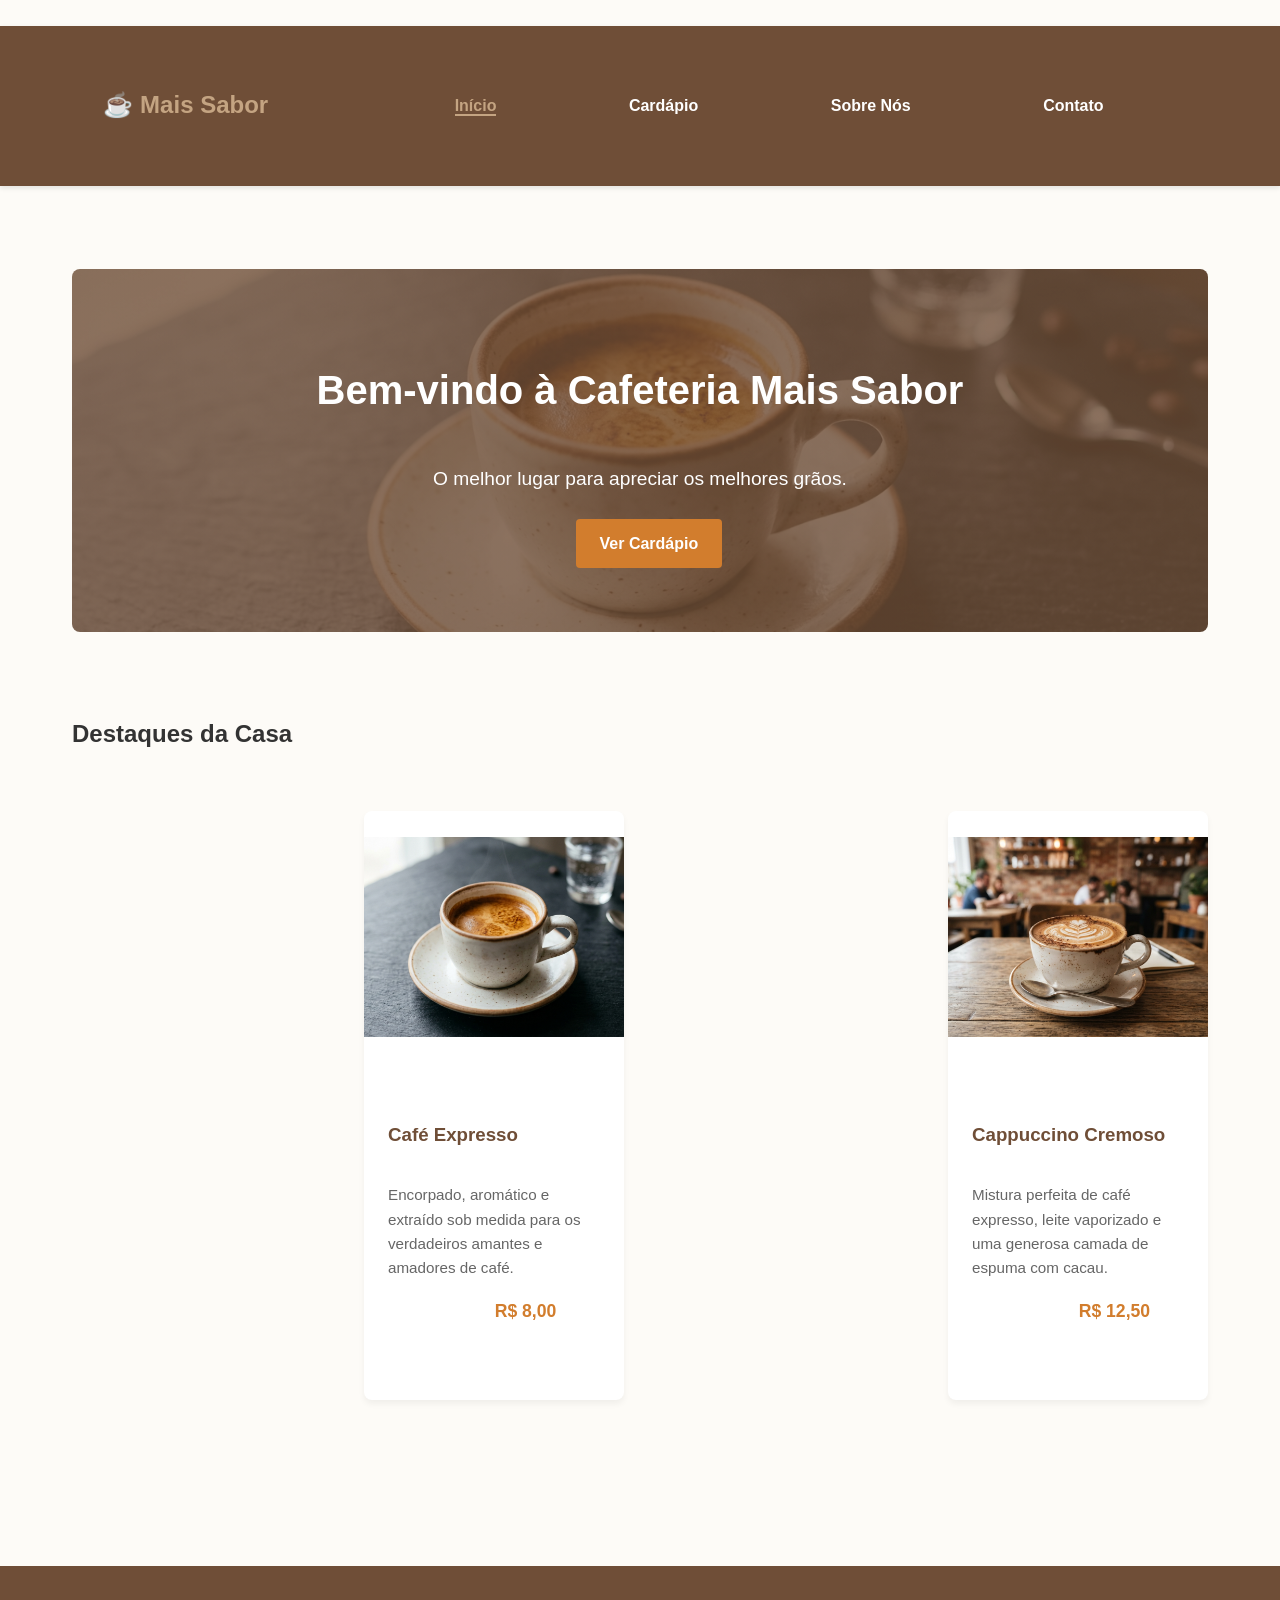
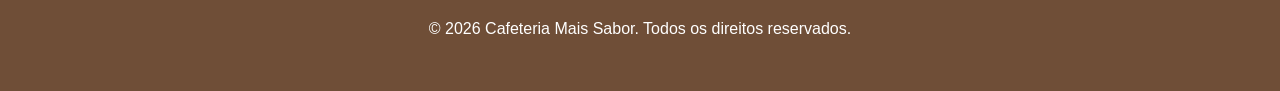
<file: index.html>
<!DOCTYPE html>
<html lang="pt-BR">
<head>
    <meta charset="UTF-8">
    <meta name="viewport" content="width=device-width, initial-scale=1.0">
    <title>Cafeteria Mais Sabor - Início</title>
    <link rel="stylesheet" href="css/style.css">
</head>
<body>
    <header>
        <div class="nav-container">
            <a href="index.html" class="logo">☕ Mais Sabor</a>
            <nav>
                <ul>
                    <li><a href="index.html" class="active">Início</a></li>
                    <li><a href="cardapio.html">Cardápio</a></li>
                    <li><a href="sobre.html">Sobre Nós</a></li>
                    <li><a href="contato.html">Contato</a></li>
                </ul>
            </nav>
        </div>
    </header>

    <main>
        <section class="hero">
            <h1>Bem-vindo à Cafeteria Mais Sabor</h1>
            <p>O melhor lugar para apreciar os melhores grãos.</p>
            <a href="cardapio.html" class="btn">Ver Cardápio</a>
        </section>

        <section>
            <h2>Destaques da Casa</h2>
            <div class="produtos-grid">
                <div class="card-produto">
                    <img src="assets/img/expresso.jpg" alt="Café Expresso">
                    <div class="card-body">
                        <h3>Café Expresso</h3>
                        <p>Encorpado, aromático e extraído sob medida para os verdadeiros amantes e amadores de café.</p>
                        <span class="preco">R$ 8,00</span>
                    </div>
                </div>
                <div class="card-produto">
                    <img src="assets/img/cappuccino.jpg" alt="Cappuccino Cremoso">
                    <div class="card-body">
                        <h3>Cappuccino Cremoso</h3>
                        <p>Mistura perfeita de café expresso, leite vaporizado e uma generosa camada de espuma com cacau.</p>
                        <span class="preco">R$ 12,50</span>
                    </div>
                </div>
            </div>
        </section>
    </main>

    <footer>
        <p>&copy; 2026 Cafeteria Mais Sabor. Todos os direitos reservados.</p>
    </footer>
</body>
</html>
</file>
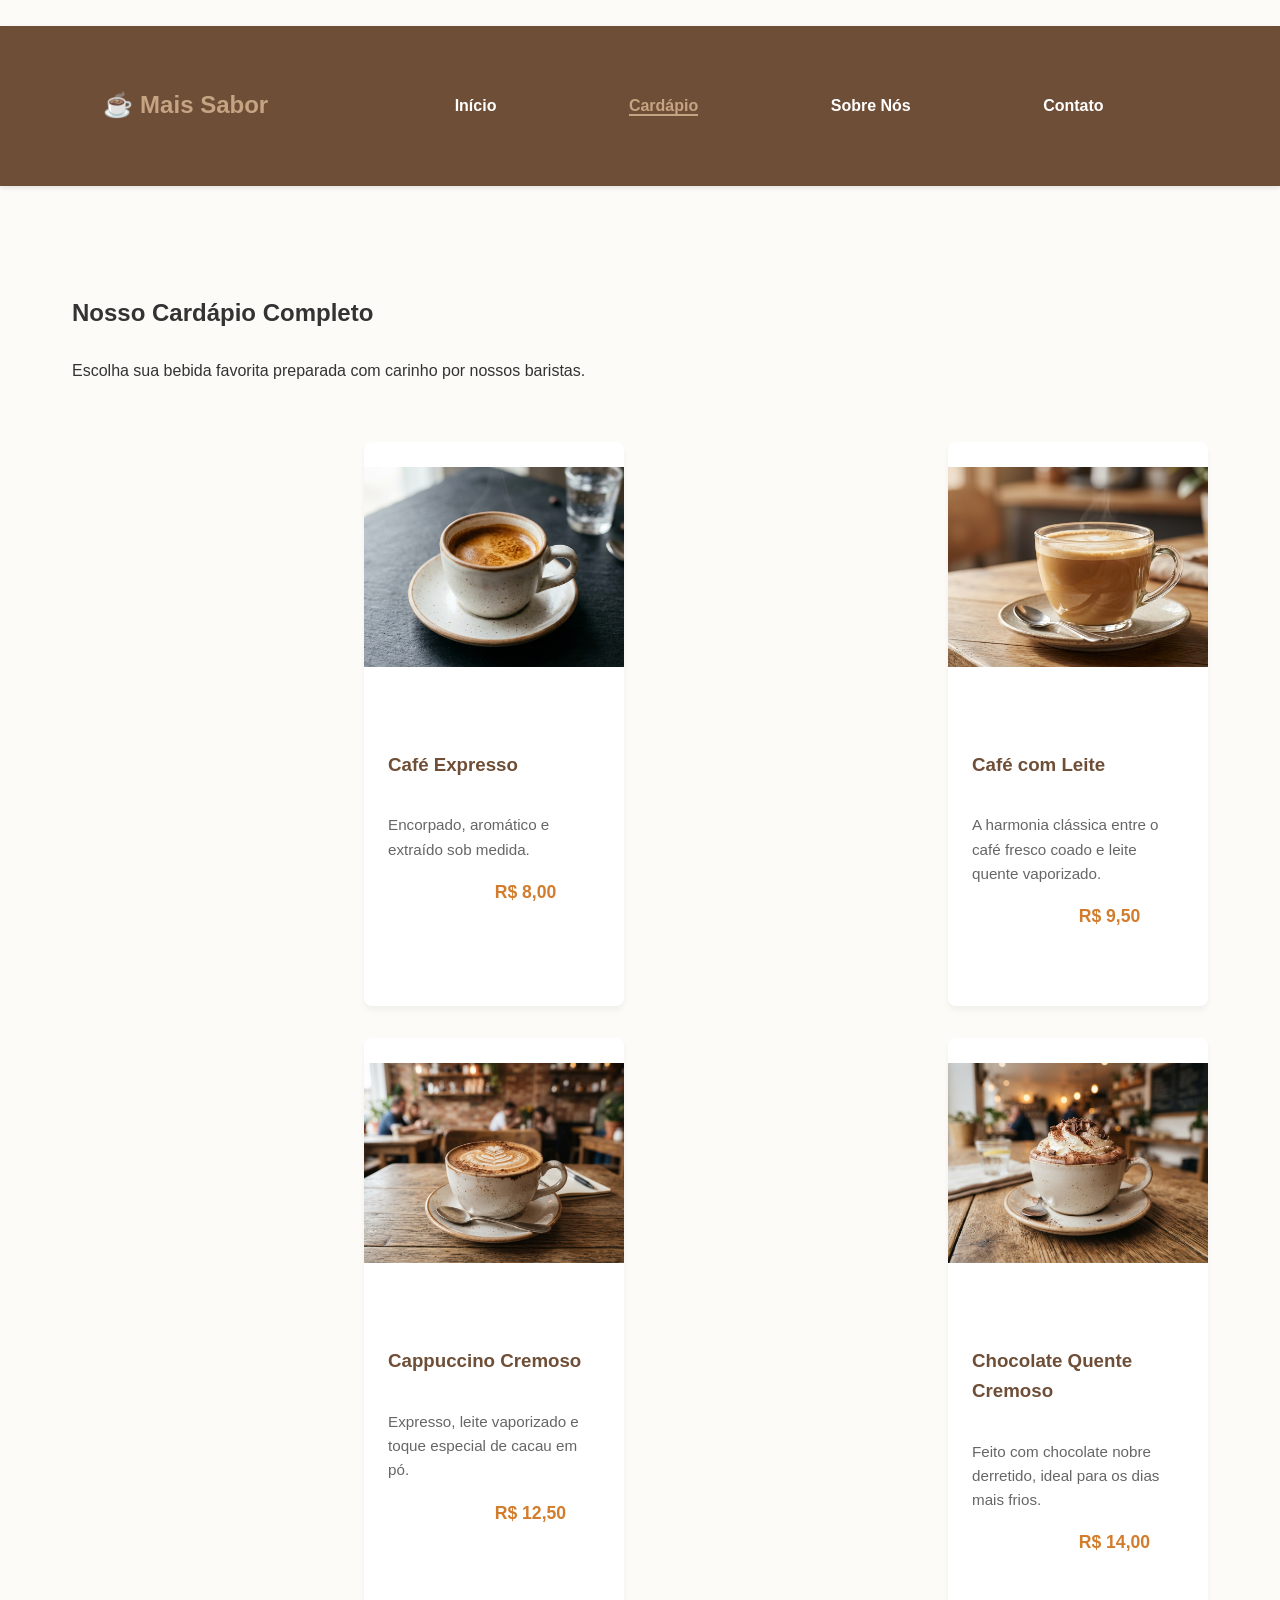
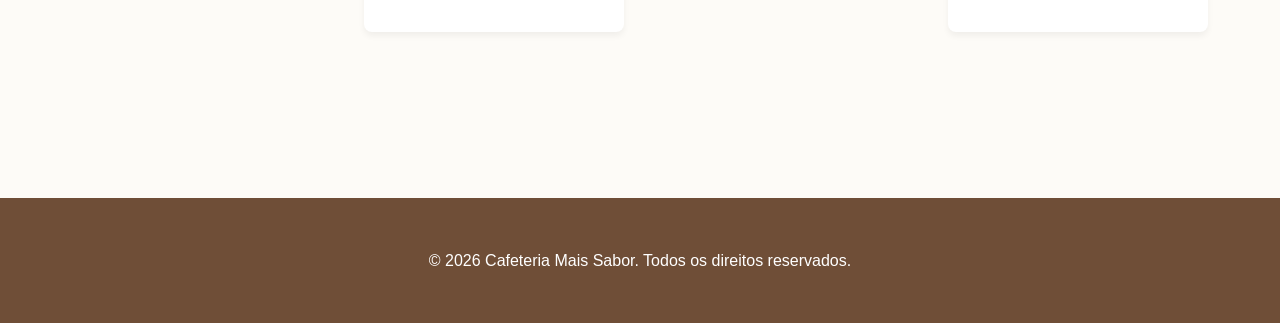
<file: cardapio.html>
<!DOCTYPE html>
<html lang="pt-BR">
<head>
    <meta charset="UTF-8">
    <meta name="viewport" content="width=device-width, initial-scale=1.0">
    <title>Cardápio - Cafeteria Mais Sabor</title>
    <link rel="stylesheet" href="css/style.css">
</head>
<body>
    <header>
        <div class="nav-container">
            <a href="index.html" class="logo">☕ Mais Sabor</a>
            <nav>
                <ul>
                    <li><a href="index.html">Início</a></li>
                    <li><a href="cardapio.html" class="active">Cardápio</a></li>
                    <li><a href="sobre.html">Sobre Nós</a></li>
                    <li><a href="contato.html">Contato</a></li>
                </ul>
            </nav>
        </div>
    </header>

    <main>
        <section>
            <h2>Nosso Cardápio Completo</h2>
            <p>Escolha sua bebida favorita preparada com carinho por nossos baristas.</p>
            
            <div class="produtos-grid">
                <div class="card-produto">
                    <img src="assets/img/expresso.jpg" alt="Café Expresso">
                    <div class="card-body">
                        <h3>Café Expresso</h3>
                        <p>Encorpado, aromático e extraído sob medida.</p>
                        <span class="preco">R$ 8,00</span>
                    </div>
                </div>

                <div class="card-produto">
                    <img src="assets/img/cafe_leite.jpg" alt="Café com Leite">
                    <div class="card-body">
                        <h3>Café com Leite</h3>
                        <p>A harmonia clássica entre o café fresco coado e leite quente vaporizado.</p>
                        <span class="preco">R$ 9,50</span>
                    </div>
                </div>

                <div class="card-produto">
                    <img src="assets/img/cappuccino.jpg" alt="Cappuccino Cremoso">
                    <div class="card-body">
                        <h3>Cappuccino Cremoso</h3>
                        <p>Expresso, leite vaporizado e toque especial de cacau em pó.</p>
                        <span class="preco">R$ 12,50</span>
                    </div>
                </div>

                <div class="card-produto">
                    <img src="assets/img/chocolate_quente.jpg" alt="Chocolate Quente">
                    <div class="card-body">
                        <h3>Chocolate Quente Cremoso</h3>
                        <p>Feito com chocolate nobre derretido, ideal para os dias mais frios.</p>
                        <span class="preco">R$ 14,00</span>
                    </div>
                </div>
            </div>
        </section>
    </main>

    <footer>
        <p>&copy; 2026 Cafeteria Mais Sabor. Todos os direitos reservados.</p>
    </footer>
</body>
</html>
</file>
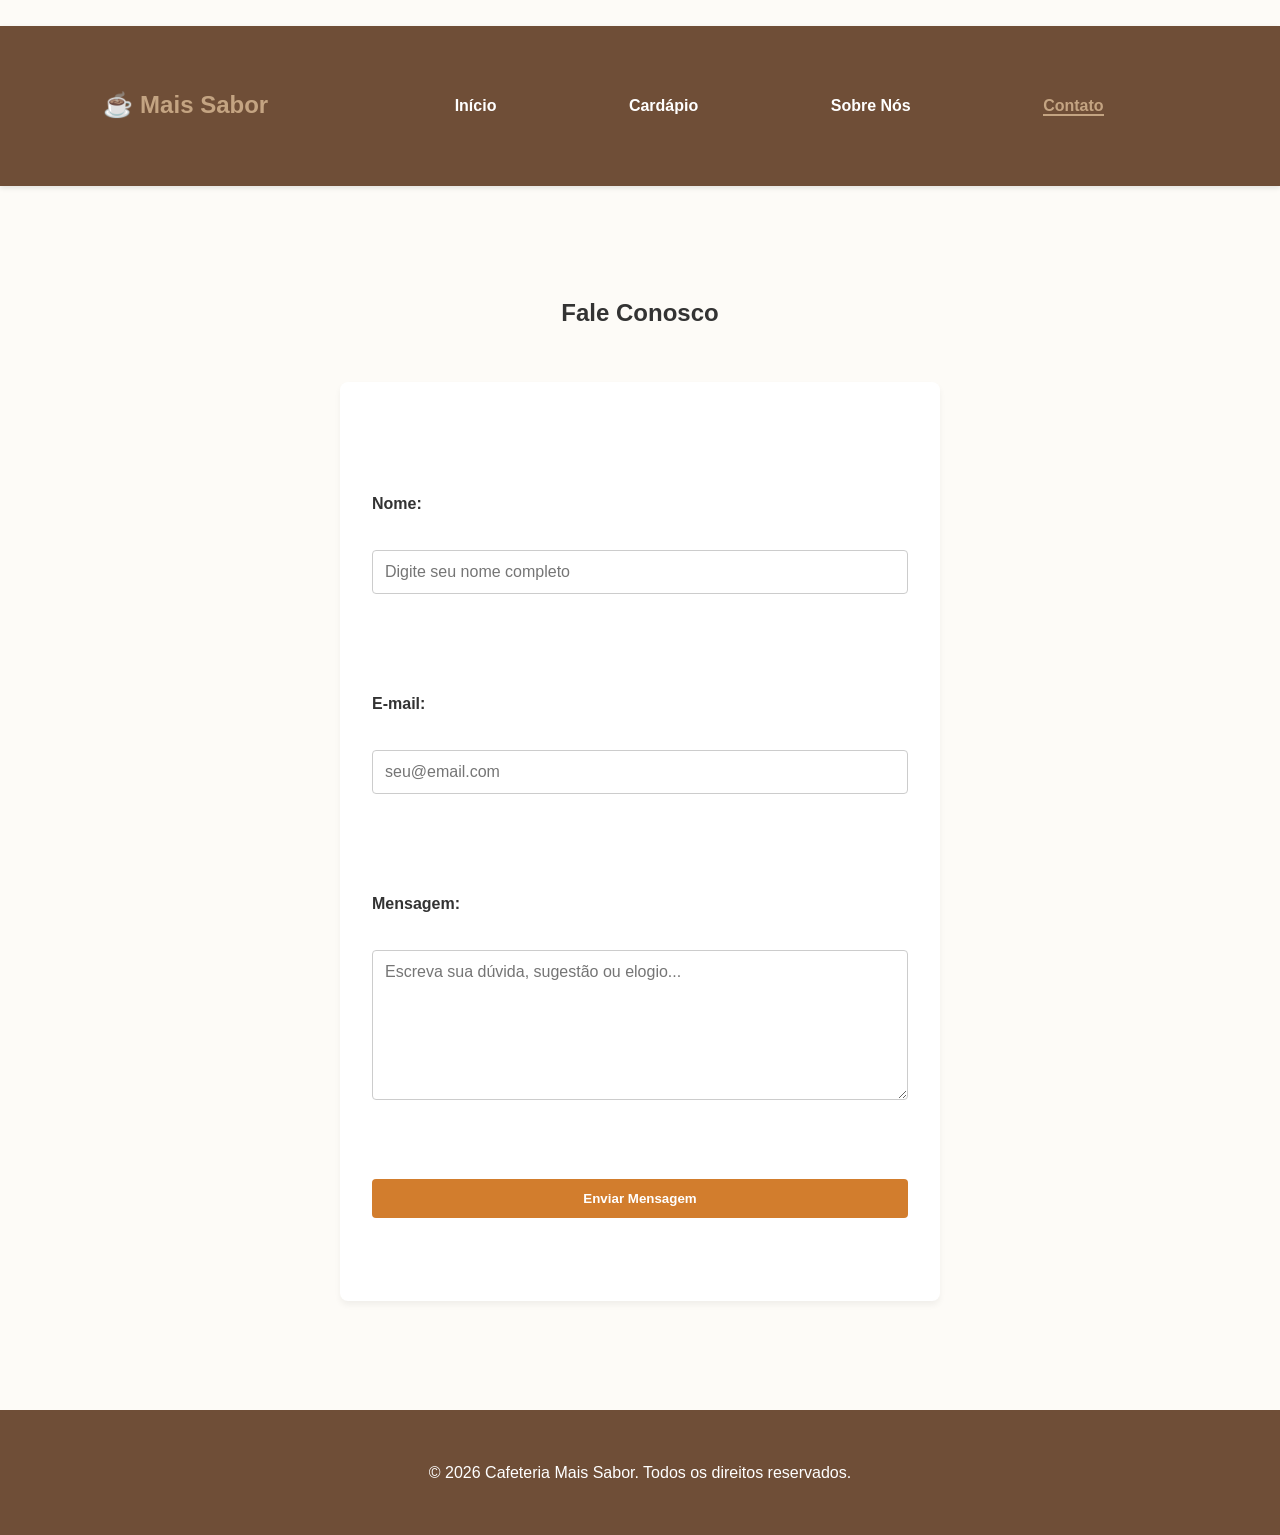
<file: contato.html>
<!DOCTYPE html>
<html lang="pt-BR">
<head>
    <meta charset="UTF-8">
    <meta name="viewport" content="width=device-width, initial-scale=1.0">
    <title>Contato - Cafeteria Mais Sabor</title>
    <link rel="stylesheet" href="css/style.css">
</head>
<body>
    <header>
        <div class="nav-container">
            <a href="index.html" class="logo">☕ Mais Sabor</a>
            <nav>
                <ul>
                    <li><a href="index.html">Início</a></li>
                    <li><a href="cardapio.html">Cardápio</a></li>
                    <li><a href="sobre.html">Sobre Nós</a></li>
                    <li><a href="contato.html" class="active">Contato</a></li>
                </ul>
            </nav>
        </div>
    </header>

    <main>
        <section>
            <h2 style="text-align: center; margin-bottom: 1.5rem;">Fale Conosco</h2>
            <div class="form-contato">
                <form action="#" method="POST">
                    <div class="form-group">
                        <label for="nome">Nome:</label>
                        <input type="text" id="nome" name="nome" placeholder="Digite seu nome completo" required>
                    </div>
                    <div class="form-group">
                        <label for="email">E-mail:</label>
                        <input type="email" id="email" name="email" placeholder="seu@email.com" required>
                    </div>
                    <div class="form-group">
                        <label for="mensagem">Mensagem:</label>
                        <textarea id="mensagem" name="mensagem" placeholder="Escreva sua dúvida, sugestão ou elogio..." required></textarea>
                    </div>
                    <button type="submit" class="btn" style="width: 100%; cursor: pointer; border: none;">Enviar Mensagem</button>
                </form>
            </div>
        </section>
    </main>

    <footer>
        <p>&copy; 2026 Cafeteria Mais Sabor. Todos os direitos reservados.</p>
    </footer>
</body>
</html>
</file>
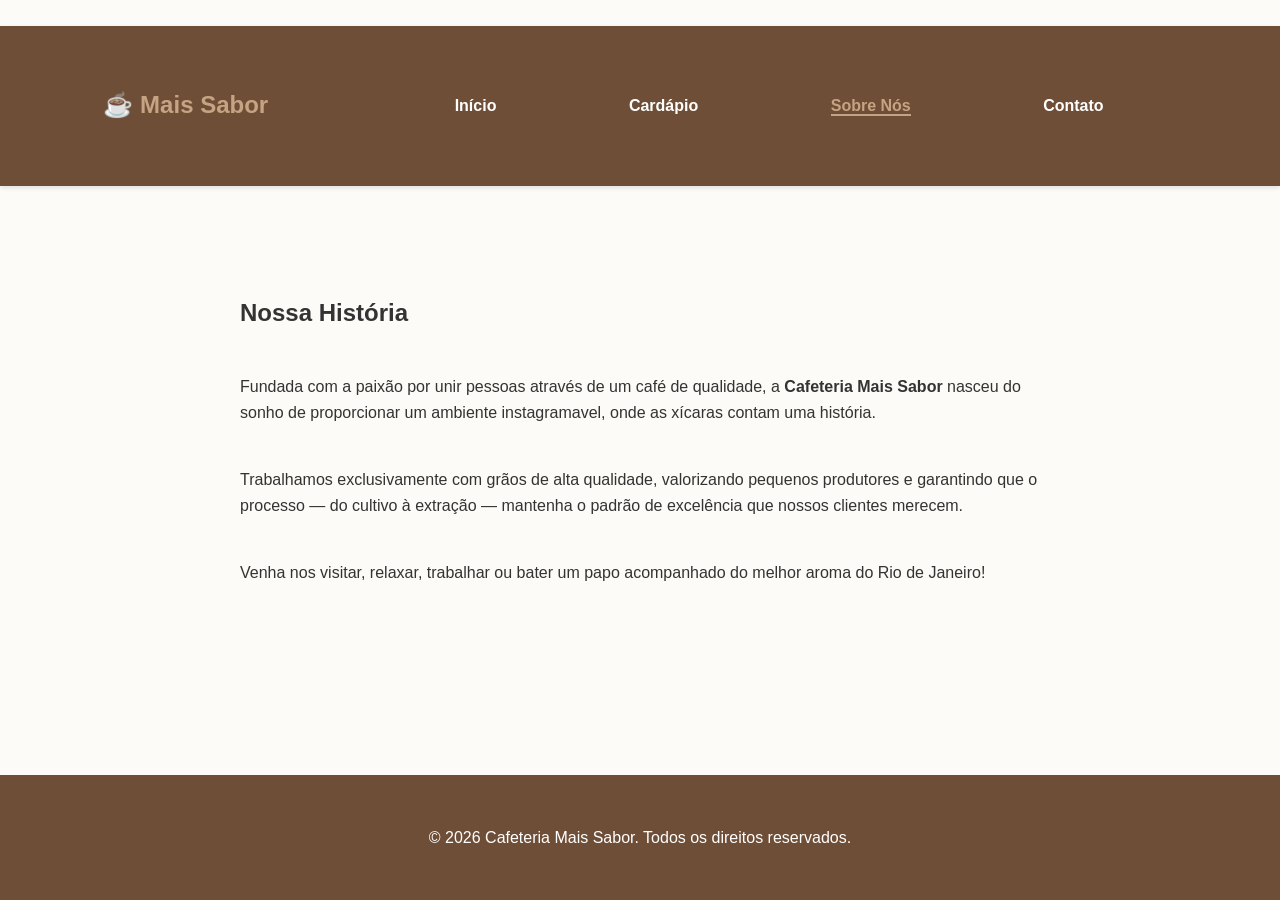
<file: sobre.html>
<!DOCTYPE html>
<html lang="pt-BR">
<head>
    <meta charset="UTF-8">
    <meta name="viewport" content="width=device-width, initial-scale=1.0">
    <title>Sobre Nós - Cafeteria Aroma & Sabor</title>
    <link rel="stylesheet" href="css/style.css">
</head>
<body>
    <header>
        <div class="nav-container">
            <a href="index.html" class="logo">☕ Mais Sabor</a>
            <nav>
                <ul>
                    <li><a href="index.html">Início</a></li>
                    <li><a href="cardapio.html">Cardápio</a></li>
                    <li><a href="sobre.html" class="active">Sobre Nós</a></li>
                    <li><a href="contato.html">Contato</a></li>
                </ul>
            </nav>
        </div>
    </header>

    <main>
        <section style="max-width: 800px; margin: 0 auto; text-align: left;">
            <h2>Nossa História</h2>
            <p style="margin-top: 1rem; margin-bottom: 1rem;">Fundada com a paixão por unir pessoas através de um café de qualidade, a <strong>Cafeteria Mais Sabor</strong> nasceu do sonho de proporcionar um ambiente instagramavel, onde as xícaras contam uma história.</p>
            <p style="margin-bottom: 1rem;">Trabalhamos exclusivamente com grãos de alta qualidade, valorizando pequenos produtores e garantindo que o processo — do cultivo à extração — mantenha o padrão de excelência que nossos clientes merecem.</p>
            <p>Venha nos visitar, relaxar, trabalhar ou bater um papo acompanhado do melhor aroma do Rio de Janeiro!</p>
        </section>
    </main>

    <footer>
        <p>&copy; 2026 Cafeteria Mais Sabor. Todos os direitos reservados.</p>
    </footer>
</body>
</html>
</file>
<file: css/style.css>
/* Variáveis de Cores */
:root {
    --primary-color: #6f4e37; /* Café */
    --secondary-color: #c4a482; /* Marrom */
    --accent-color: #d27d2d; /* Caramelo */
    --bg-color: #fdfbf7; /* Bege */
    --text-color: #333333;
    --white: #ffffff;
    --transition: all 0.3s ease;
}

* {
    margin: 0;
    padding: 0;
    box-sizing: border-box;
    font-family: 'Segoe UI', Tahoma, Geneva, Verdana, sans-serif;
}

body {
    background-color: var(--bg-color);
    color: var(--text-color);
    line-height: 1.6;
    display: flex;
    flex-direction: column;
    min-height: 100vh;
}

/* Cabeçalho e Navegação */
header {
    background-color: var(--primary-color);
    color: var(--white);
    padding: 1rem 2rem;
    box-shadow: 0 2px 5px rgba(0,0,0,0.1);
    position: sticky;
    top: 0;
    z-index: 1000;
}

.nav-container {
    max-width: 1200px;
    margin: 0 auto;
    display: flex;
    justify-content: space-between;
    align-items: center;
}

.logo {
    font-size: 1.5rem;
    font-weight: bold;
    color: var(--secondary-color);
    text-decoration: none;
}

nav ul {
    display: flex;
    list-style: none;
    gap: 1.5rem;
}

nav ul li a {
    color: var(--white);
    text-decoration: none;
    font-weight: 600;
    transition: var(--transition);
}

nav ul li a:hover,
nav ul li a.active {
    color: var(--secondary-color);
    border-bottom: 2px solid var(--secondary-color);
}

/* Conteúdo Principal */
main {
    flex: 1;
    max-width: 1200px;
    margin: 0 auto;
    padding: 2rem;
    width: 100%;
}

/* Seções e Herói (Hero) */
.hero {
    text-align: center;
    padding: 4rem 1rem;
    background: linear-gradient(rgba(111, 78, 55, 0.8), rgba(111, 78, 55, 0.8)), url('../assets/img/expresso.jpg') no-repeat center center/cover;
    color: var(--white);
    border-radius: 8px;
    margin-bottom: 2rem;
}

.hero h1 {
    font-size: 2.5rem;
    margin-bottom: 1rem;
}

.hero p {
    font-size: 1.2rem;
    margin-bottom: 1.5rem;
}

.btn {
    display: inline-block;
    background-color: var(--accent-color);
    color: var(--white);
    padding: 0.75rem 1.5rem;
    border-radius: 4px;
    text-decoration: none;
    font-weight: bold;
    transition: var(--transition);
}

.btn:hover {
    background-color: #b86921;
}

/* Grade de Produtos (Cardápio) */
.produtos-grid {
    display: grid;
    grid-template-columns: repeat(auto-fit, minmax(250px, 1fr));
    gap: 2rem;
    margin-top: 2rem;
}

.card-produto {
    background: var(--white);
    border-radius: 8px;
    overflow: hidden;
    box-shadow: 0 4px 6px rgba(0,0,0,0.05);
    transition: var(--transition);
}

.card-produto:hover {
    transform: translateY(-5px);
    box-shadow: 0 6px 12px rgba(0,0,0,0.1);
}

.card-produto img {
    width: 100%;
    height: 200px;
    object-fit: cover;
}

.card-body {
    padding: 1.5rem;
}

.card-body h3 {
    margin-bottom: 0.5rem;
    color: var(--primary-color);
}

.card-body p {
    color: #666;
    font-size: 0.95rem;
    margin-bottom: 1rem;
}

.preco {
    font-weight: bold;
    color: var(--accent-color);
    font-size: 1.1rem;
}

/* Formulário de Contato */
.form-contato {
    background: var(--white);
    padding: 2rem;
    border-radius: 8px;
    box-shadow: 0 4px 6px rgba(0,0,0,0.05);
    max-width: 600px;
    margin: 0 auto;
}

.form-group {
    margin-bottom: 1.25rem;
}

.form-group label {
    display: block;
    margin-bottom: 0.5rem;
    font-weight: 600;
}

.form-group input,
.form-group textarea {
    width: 100%;
    padding: 0.75rem;
    border: 1px solid #ccc;
    border-radius: 4px;
    font-size: 1rem;
}

.form-group textarea {
    resize: vertical;
    height: 150px;
}

/* Rodapé */
footer {
    background-color: var(--primary-color);
    color: var(--white);
    text-align: center;
    padding: 1.5rem;
    margin-top: auto;
}

/* Responsividade Básica */
@media (max-width: 768px) {
    .nav-container {
        flex-direction: column;
        gap: 1rem;
    }
    nav ul {
        gap: 1rem;
    }
}
</file>
